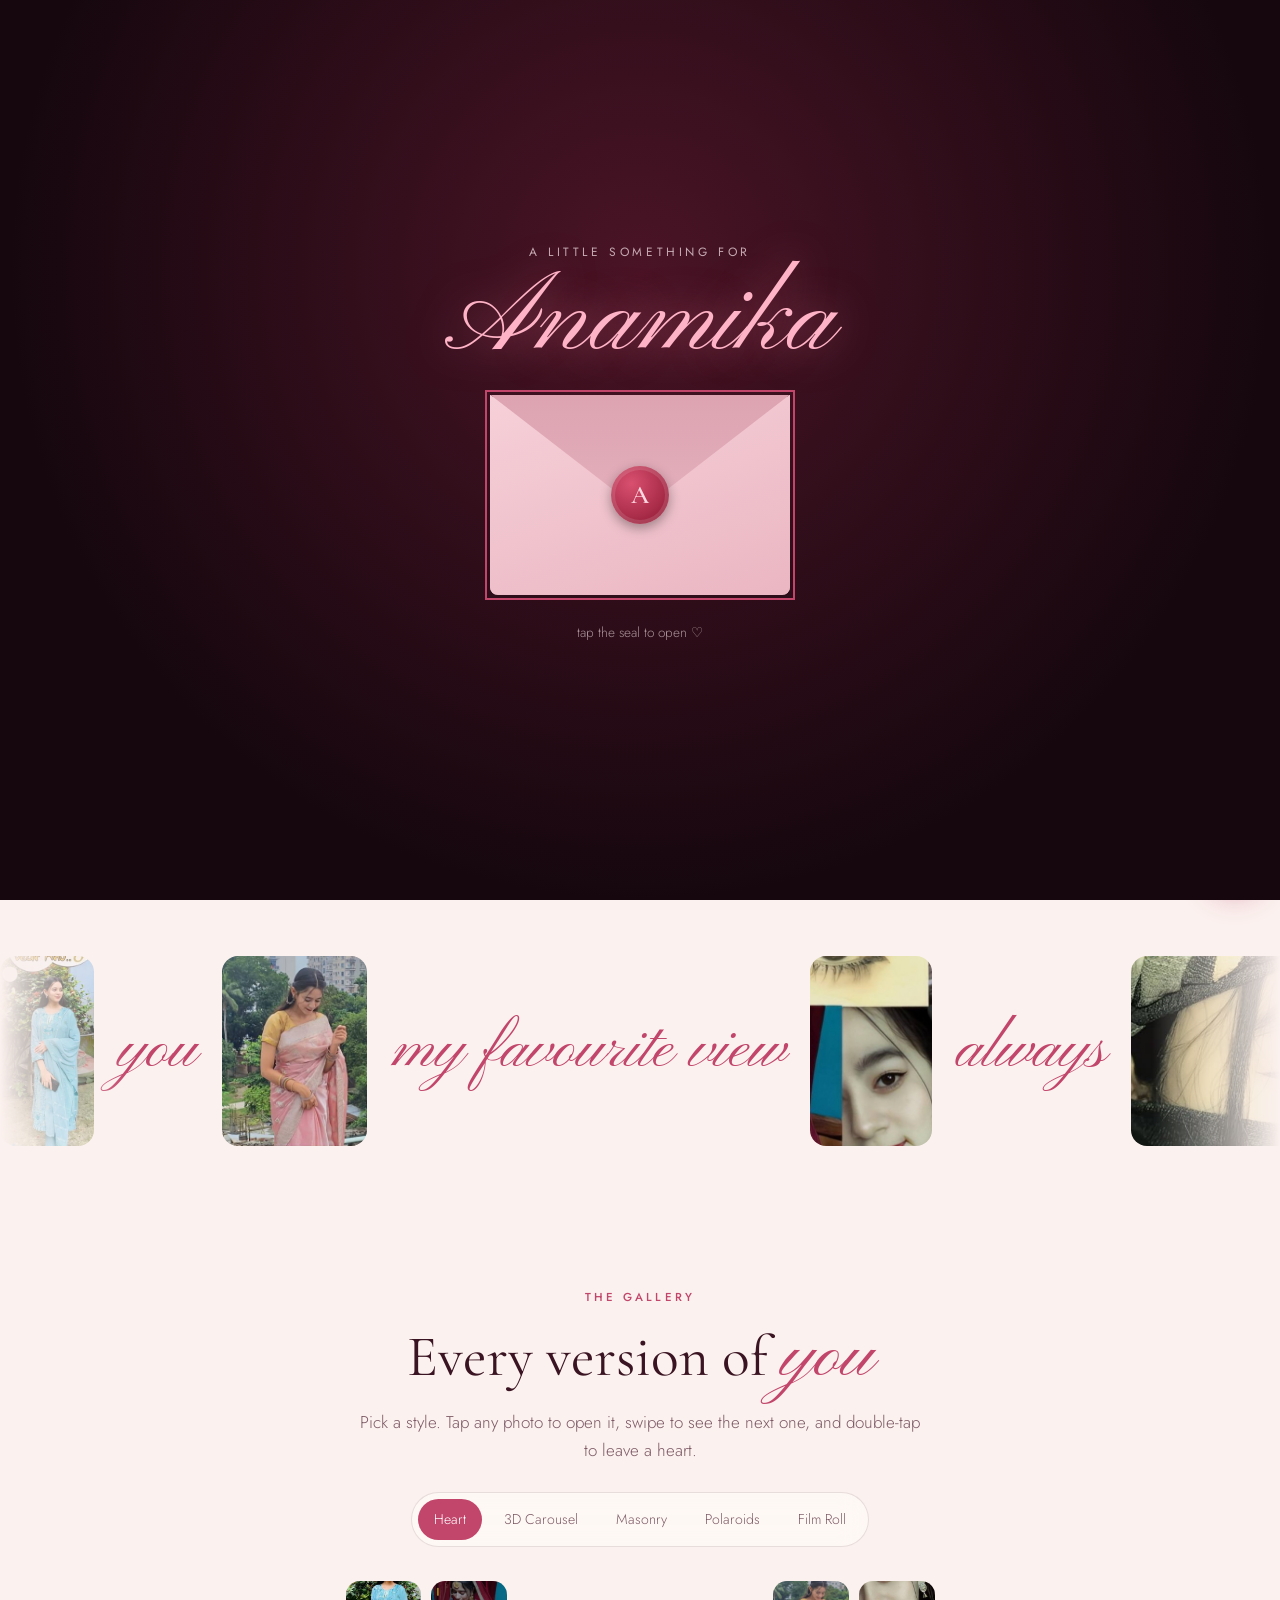
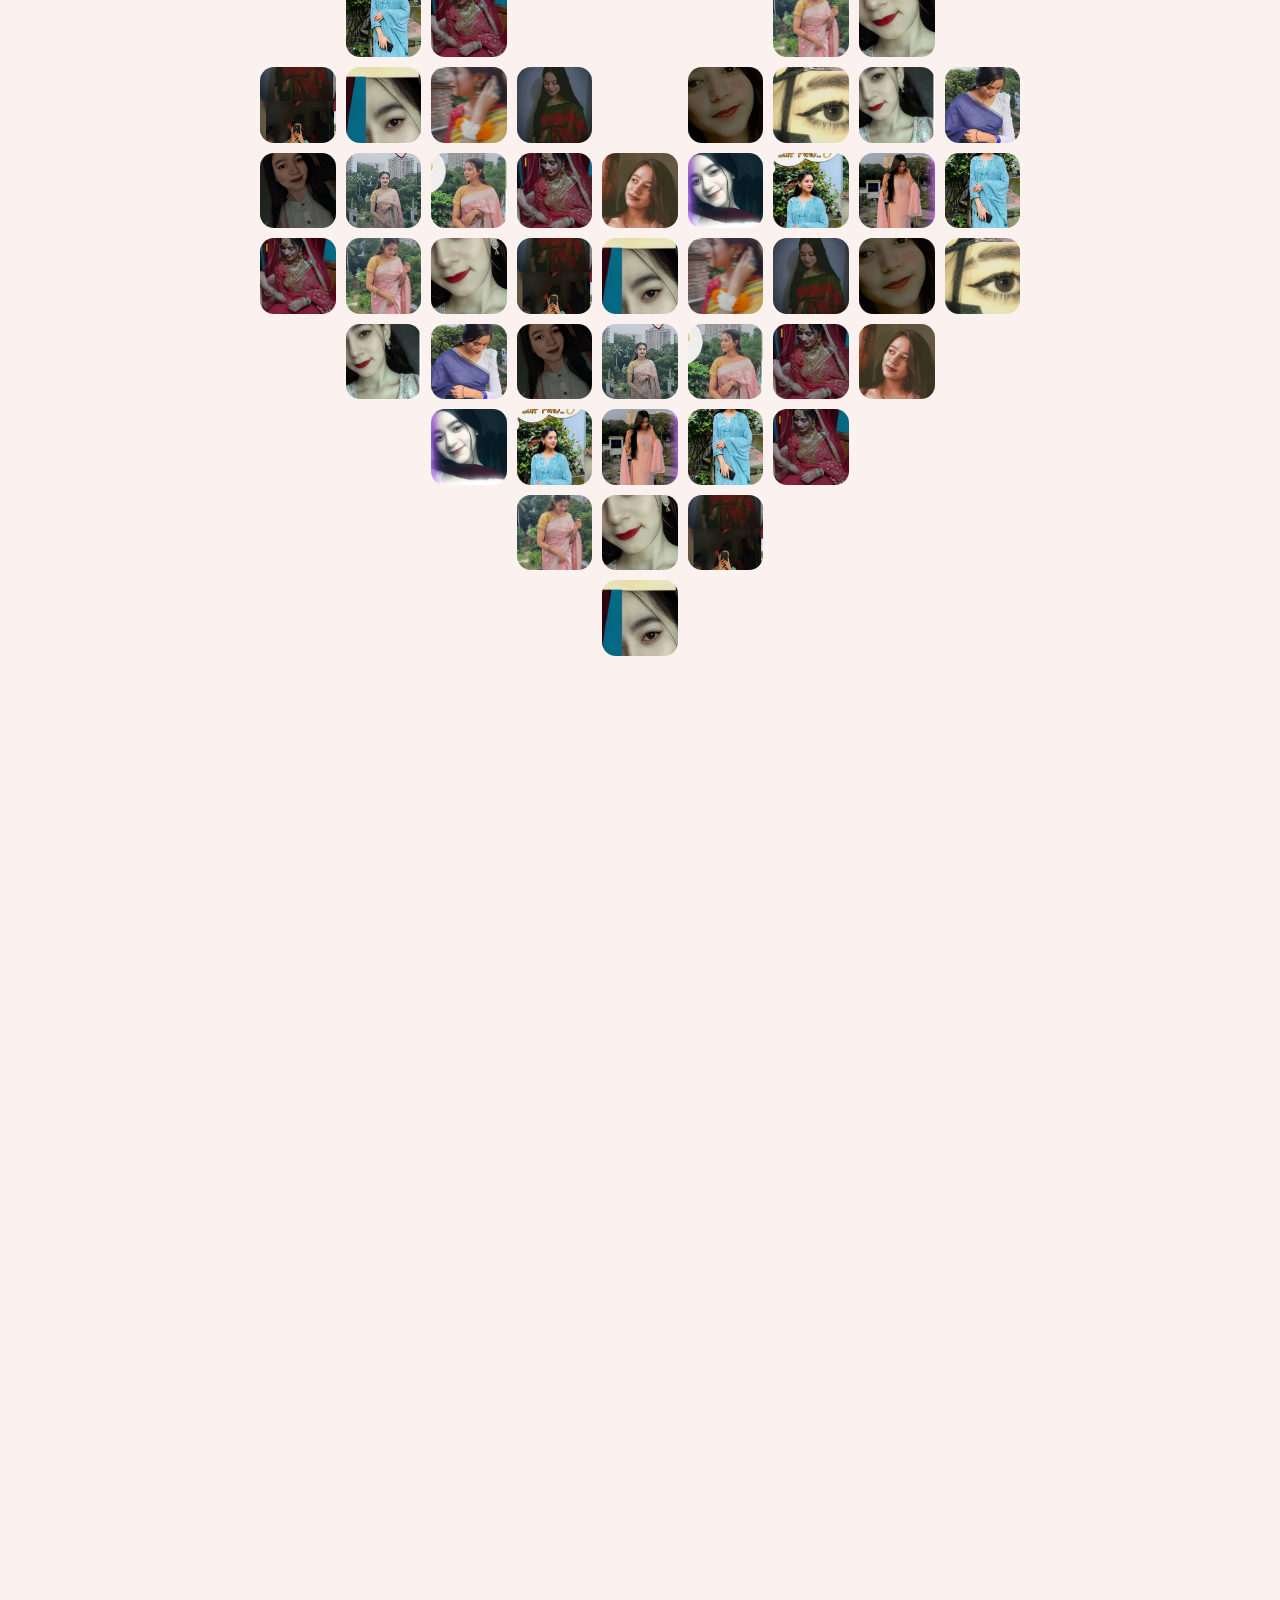
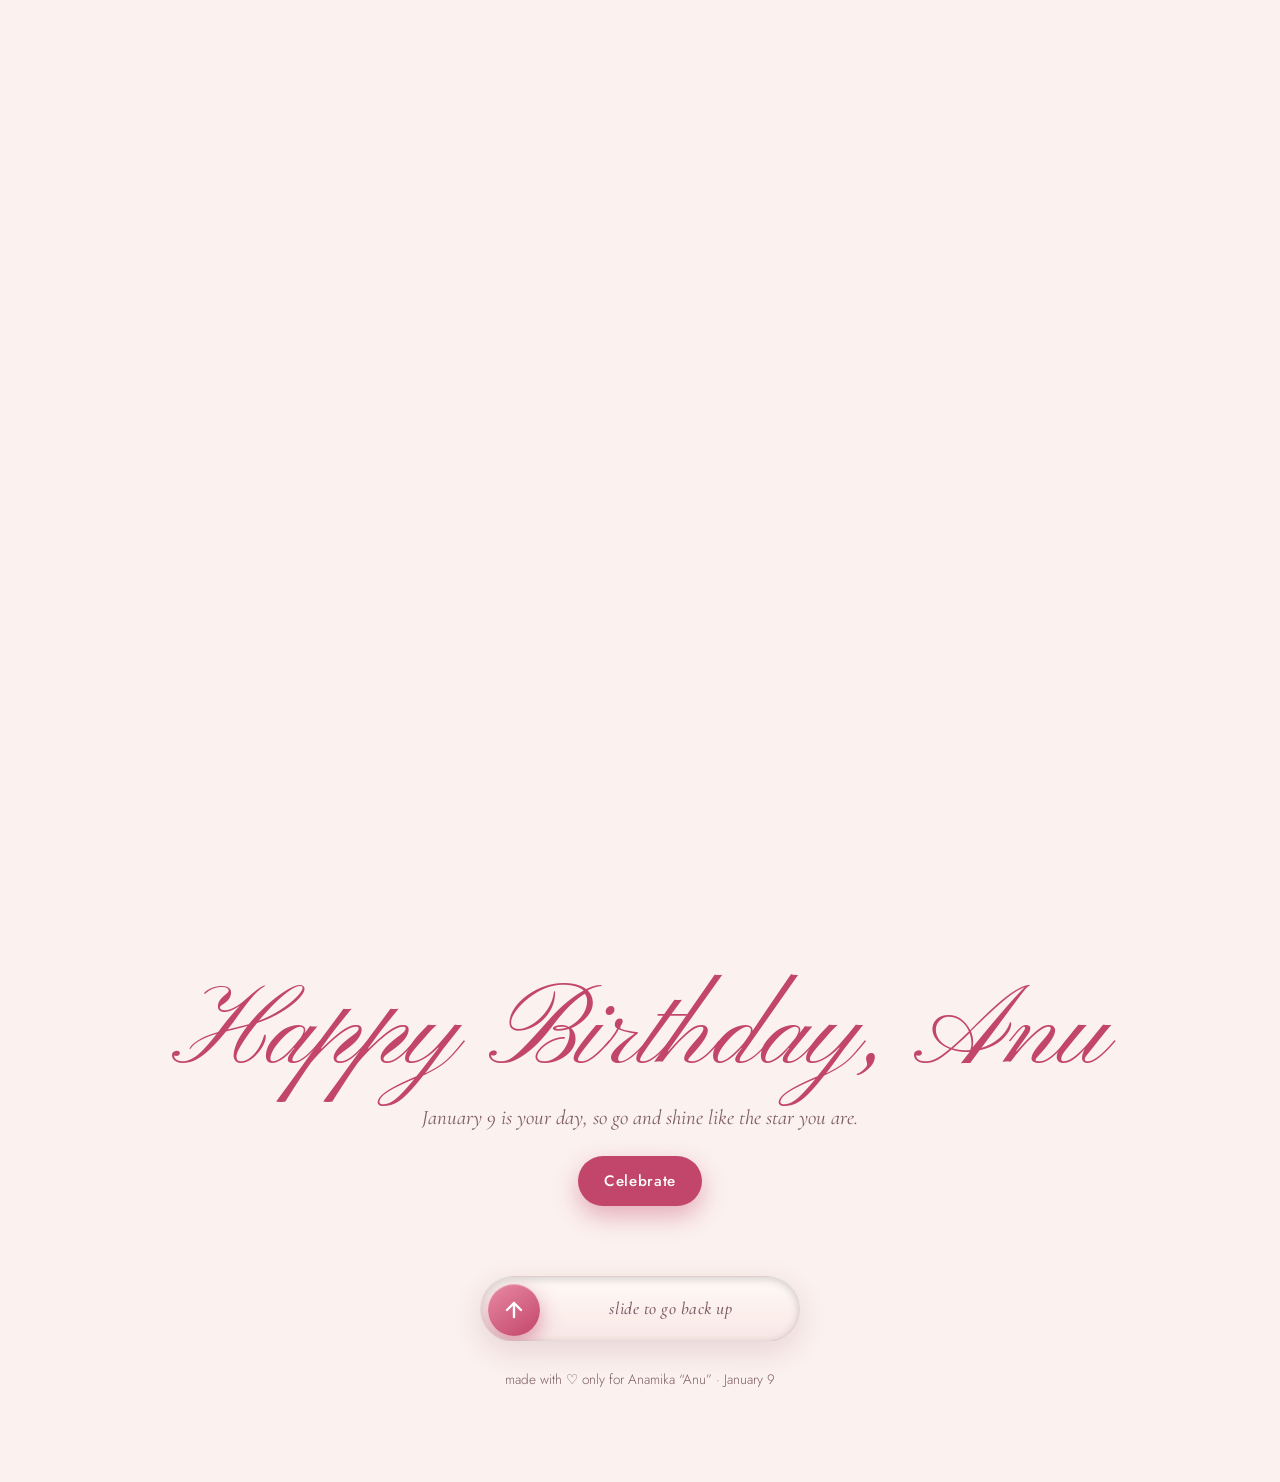
<file: index.html>
<!doctype html><html><head><meta charset=utf8><meta name=viewport content="width=device-width,initial-scale=1,viewport-fit=cover"><style>:root{color-scheme:light;box-sizing:border-box;padding-top:env(safe-area-inset-top,0px);padding-bottom:env(safe-area-inset-bottom,0px)}html{scroll-padding-top:env(safe-area-inset-top,0px)}body{margin:0;padding:0;font:14px -apple-system,BlinkMacSystemFont,sans-serif;background:#fff;color:#000}img{max-width:100%}[hidden]:not([hidden=until-found i]){display:none!important}</style></head><body>
<title>For Anu, With Love</title>
<meta name="theme-color" content="#1c0a12">
<meta name="description" content="A little love gallery made only for Anamika “Anu”.">
<link rel="preconnect" href="https://fonts.googleapis.com">
<link rel="preconnect" href="https://fonts.gstatic.com" crossorigin>
<link href="https://fonts.googleapis.com/css2?family=Cormorant+Garamond:ital,wght@0,400;0,600;1,400;1,500&family=Jost:wght@300;400;500&family=Pinyon+Script&family=Caveat:wght@500&display=swap" rel="stylesheet">
<link rel="preload" as="image" href="img/p11.jpg">
<link rel="stylesheet" href="style.css">
<script>try{var s=JSON.parse(localStorage.getItem("anu-site")||"{}");if(s.favicon){var l=document.createElement("link");l.rel="icon";l.href=s.favicon;document.head.appendChild(l)}}catch(e){}</script>

<!-- ============ ENVELOPE INTRO ============ -->
<div id="gate" role="dialog" aria-label="A letter for Anu">
  <div class="gate-inner">
    <p class="gate-to">a little something for</p>
    <h1 class="script gate-name">Anamika</h1>
    <button class="envelope" id="openGate" aria-label="Open the envelope">
      <span class="env-back"></span>
      <span class="env-card"><span class="script">for you</span></span>
      <span class="env-front"></span>
      <span class="env-flap"></span>
      <span class="seal">A</span>
    </button>
    <p class="gate-hint">tap the seal to open ♡</p>
  </div>
</div>

<canvas id="petals" aria-hidden="true"></canvas>

<!-- ============ NAV ============ -->
<header class="nav" id="nav">
  <a href="#top" class="brand script">Anu</a>
  <nav aria-label="Sections">
    <a href="#gallery">Gallery</a>
    <a href="#reasons">Reasons</a>
    <a href="#lines">Lines</a>
    <a href="#blog">Blog</a>
    <a href="#letter">Letter</a>
  </nav>
  <button class="theme-btn" id="themeBtn" aria-label="Switch light or dark mode">◐</button>
</header>

<main id="top">
  <!-- ============ HERO ============ -->
  <section class="hero" data-section="hero">
    <div class="hero-text">
      <p class="eyebrow">January 9 · my favourite day of the year</p>
      <h1 class="hero-title"><span class="script">Anamika</span><em>“Anu”</em></h1>
      <p class="lede">Every photo in here is a small piece of the most beautiful person I know. This gallery is yours, and so is my heart.</p>
      <div class="hero-cta">
        <a href="#gallery" class="btn">See the gallery</a>
        <button class="btn ghost" id="loveBtn">Send love ♡</button>
      </div>
      <div class="count" aria-live="polite">
        <div><b id="cd">0</b><small>days</small></div>
        <div><b id="ch">0</b><small>hours</small></div>
        <div><b id="cm">0</b><small>min</small></div>
        <div><b id="cs">0</b><small>sec</small></div>
        <p id="cmsg">until your birthday, Anu</p>
      </div>
    </div>
    <div class="hero-stack" id="heroStack" aria-hidden="true">
      <figure class="hs hs1"><img src="img/p11.jpg" alt="" width="240" height="486"><figcaption>my sky ♡</figcaption></figure>
      <figure class="hs hs2"><img src="img/p02.jpg" alt="" width="312" height="408" decoding="async"><figcaption>pink saree days</figcaption></figure>
      <figure class="hs hs3"><img src="img/p07.jpg" alt="" width="252" height="600" decoding="async"><figcaption>that red lipstick</figcaption></figure>
    </div>
  </section>

  <!-- ============ MARQUEE ============ -->
  <div class="marquee" aria-hidden="true" data-section="marquee"><div class="mq-track" id="mq"></div></div>

  <!-- ============ GALLERY ============ -->
  <section id="gallery" class="section" data-section="gallery">
    <p class="eyebrow center">The gallery</p>
    <h2 class="h2">Every version of <span class="script">you</span></h2>
    <p class="sub center">Pick a style. Tap any photo to open it, swipe to see the next one, and double-tap to leave a heart.</p>

    <div class="switch" role="tablist" aria-label="Gallery style" id="switch">
      <button role="tab" data-mode="heart">Heart</button>
      <button role="tab" data-mode="cover">3D Carousel</button>
      <button role="tab" data-mode="masonry">Masonry</button>
      <button role="tab" data-mode="polaroid">Polaroids</button>
      <button role="tab" data-mode="film">Film Roll</button>
    </div>

    <div id="stage" class="stage"></div>
    <div class="cover-nav" id="coverNav" hidden>
      <button class="round" id="cPrev" aria-label="Previous photo">‹</button>
      <span id="cCount">1 / 1</span>
      <button class="round" id="cNext" aria-label="Next photo">›</button>
    </div>
  </section>

  <!-- ============ SPOTLIGHT ============ -->
  <section id="spotlight" class="section" data-section="spotlight" hidden>
    <p class="eyebrow center">Spotlight</p>
    <h2 class="h2">Just <span class="script">you</span></h2>
    <div class="spot" id="spotStage"></div>
    <div class="sp-dots" id="spotDots"></div>
  </section>

  <!-- ============ COLLAGES ============ -->
  <section class="section" data-section="collage">
    <p class="eyebrow center">The originals</p>
    <h2 class="h2">The <span class="script">collages</span></h2>
    <div class="collages" id="collages"></div>
  </section>

  <!-- ============ REASONS ============ -->
  <section id="reasons" class="section" data-section="reasons">
    <p class="eyebrow center">Tap a card to flip it</p>
    <h2 class="h2">Little <span class="script">reasons</span></h2>
    <div class="reasons" id="reasonGrid"></div>
  </section>

  <!-- ============ PICK-UP LINES ============ -->
  <section id="lines" class="section" data-section="lines">
    <div class="lines">
      <p class="eyebrow center">Warning: extremely cheesy</p>
      <h2 class="h2">Lines for <span class="script">Anu</span></h2>
      <p id="line" class="line">Tap the button, Anu ♡</p>
      <button class="btn" id="lineBtn">Give me one</button>
    </div>
  </section>

  <!-- ============ LETTER ============ -->
  <section id="letter" class="section" data-section="letter">
    <article class="letter">
      <span class="stamp" aria-hidden="true"><img src="img/p13.jpg" alt="" width="224" height="276" loading="lazy"></span>
      <p class="script salute">Dear Anu,</p>
      <p>Happy Birthday, Anu! You are not just someone special, you are my partner in fun and my favourite reason to smile. Thank you for every laugh and every sweet memory we share.</p>
      <p>May this year bring you endless happiness, big dreams that come true, lots of chocolate and even more love. Always stay as lovely as you are.</p>
      <p>Every photo above is my favourite, until I see the next one. That's how it always is with you.</p>
      <p class="script sign">Forever yours ♡</p>
    </article>
  </section>

  <!-- ============ BLOG ============ -->
  <section id="blog" class="section" data-section="blog">
    <p class="eyebrow center">Little stories</p>
    <h2 class="h2">From my <span class="script">heart</span></h2>
    <div class="blog-grid" id="blogGrid"></div>
  </section>

  <section class="finale" data-section="finale">
    <h2 class="script">Happy Birthday, Anu</h2>
    <p>January 9 is your day, so go and shine like the star you are.</p>
    <button class="btn" id="partyBtn">Celebrate</button>
  </section>
</main>

<footer>
  <div class="uptrack" id="backtop" data-section="backtop">
    <span class="up-text">slide to go back up</span>
    <button class="up-handle" id="upHandle" type="button" aria-label="Go back to the top of the page"><svg viewBox="0 0 24 24" width="24" height="24" fill="none" stroke="currentColor" stroke-width="2.4" stroke-linecap="round" stroke-linejoin="round" aria-hidden="true"><path d="M12 19V5"/><path d="m5 12 7-7 7 7"/></svg></button>
  </div>
  <div class="socials" id="socials" aria-label="Social links" data-section="socials"></div>
  made with ♡ only for Anamika “Anu” · January 9
</footer>

<!-- ============ BLOG POST VIEWER ============ -->
<div id="post" role="dialog" aria-modal="true" aria-label="Blog post" hidden>
  <article class="post-card">
    <button class="round post-x" id="postClose" aria-label="Close">×</button>
    <img id="postImg" alt="" hidden>
    <small id="postDate"></small>
    <h2 id="postTitle"></h2>
    <div id="postBody"></div>
    <a class="btn" id="postLink" href="#" target="_blank" rel="noopener noreferrer" hidden>Open link ↗</a>
  </article>
</div>

<!-- ============ LIGHTBOX ============ -->
<div id="lb" role="dialog" aria-modal="true" aria-label="Photo viewer" hidden>
  <button class="lb-x round" id="lbClose" aria-label="Close">×</button>
  <button class="lb-arrow prev round" id="lbPrev" aria-label="Previous">‹</button>
  <figure class="lb-fig">
    <img id="lbImg" alt="">
    <figcaption><span id="lbCap"></span><small id="lbNum"></small></figcaption>
  </figure>
  <button class="lb-arrow next round" id="lbNext" aria-label="Next">›</button>
</div>

<!-- ============ LIVE CHAT ============ -->
<div id="chat" data-section="chat" hidden>
  <button class="chat-fab" id="chatFab" aria-label="Chat with me" aria-expanded="false">
    <svg viewBox="0 0 24 24" width="28" height="28" fill="none" stroke="currentColor" stroke-width="2" stroke-linecap="round" stroke-linejoin="round" aria-hidden="true"><path d="M21 12a8 8 0 0 1-11.6 7.1L4 20l1.1-4.4A8 8 0 1 1 21 12z"/></svg><span class="dot" id="chatDot" hidden>1</span>
  </button>
  <section class="chat-panel" id="chatPanel" role="dialog" aria-label="Chat" hidden>
    <div class="chat-head"><div style="flex:1"><b>Chat with me</b><small>Send a message, I will reply here ♡</small></div>
      <button class="chat-x" id="chatClose" aria-label="Close chat">×</button></div>
    <div class="chat-log" id="chatLog" aria-live="polite"></div>
    <div class="msg-menu" id="emoPop" hidden></div>
    <form class="chat-form" id="chatForm">
      <input type="text" id="chatName" placeholder="Your name (optional)" maxlength="40" autocomplete="given-name">
      <div class="chat-row">
        <textarea id="chatText" placeholder="Write a message..." maxlength="1000" rows="1" required></textarea>
        <button class="chat-send" type="submit" aria-label="Send">➤</button></div>
      <p class="chat-note" id="chatNote"></p>
    </form>
  </section>
</div>

<script src="config.js"></script>
<script src="icons.js"></script>
<script src="app.js" defer></script>
<script src="chat.js" defer></script>

</body></html>
</file>
<file: style.css>
/* ============ TOKENS ============ */
:root{
  --bg:#fbf1ee; --bg2:#f6e3e1; --card:#fffaf7; --ink:#3a1422; --soft:#7d5a66;
  --rose:#c2456b; --rose2:#e88aa3; --blush:#f8d7de; --gold:#b98b45; --line:rgba(58,20,34,.12);
  --shadow:0 10px 30px rgba(120,40,70,.14); --shadow2:0 24px 60px rgba(120,40,70,.22);
  --paper:#fffdf9;
  --r:22px;
  --script:"Pinyon Script","Snell Roundhand",cursive;
  --serif:"Cormorant Garamond",Georgia,serif;
  --sans:"Jost",system-ui,-apple-system,"Segoe UI",sans-serif;
  --hand:"Caveat","Bradley Hand",cursive;
  color-scheme:light;
}
@media (prefers-color-scheme:dark){:root:not([data-theme="light"]){
  --bg:#16070e; --bg2:#220c16; --card:#2a0f1b; --ink:#fbe9ee; --soft:#d6a9b6;
  --rose:#ff7fa2; --rose2:#ffb3c6; --blush:#4a1a2b; --gold:#e6c27e; --line:rgba(255,220,230,.12);
  --shadow:0 10px 30px rgba(0,0,0,.45); --shadow2:0 24px 60px rgba(0,0,0,.6); --paper:#fff8f4; color-scheme:dark}}
:root[data-theme="dark"]{
  --bg:#16070e; --bg2:#220c16; --card:#2a0f1b; --ink:#fbe9ee; --soft:#d6a9b6;
  --rose:#ff7fa2; --rose2:#ffb3c6; --blush:#4a1a2b; --gold:#e6c27e; --line:rgba(255,220,230,.12);
  --shadow:0 10px 30px rgba(0,0,0,.45); --shadow2:0 24px 60px rgba(0,0,0,.6); --paper:#fff8f4; color-scheme:dark}

/* ============ BASE ============ */
*,*::before,*::after{box-sizing:border-box}
html{scroll-behavior:smooth;-webkit-text-size-adjust:100%;scroll-padding-top:80px}
body{margin:0;background:var(--bg);color:var(--ink);font:300 17px/1.65 var(--sans);overflow-x:hidden;
  -webkit-tap-highlight-color:transparent;min-height:100vh;
  background-image:radial-gradient(1200px 600px at 85% -10%,color-mix(in srgb,var(--rose) 18%,transparent),transparent 70%),
                   radial-gradient(900px 500px at -10% 40%,color-mix(in srgb,var(--gold) 12%,transparent),transparent 70%);
  background-attachment:fixed}
body.locked{overflow:hidden}
img{max-width:100%;display:block}
button{font:inherit;color:inherit;cursor:pointer}
a{color:inherit}
.script{font-family:var(--script);font-weight:400;letter-spacing:0}
.center{text-align:center}
.eyebrow{font:500 .72rem/1 var(--sans);letter-spacing:.28em;text-transform:uppercase;color:var(--rose);margin:0 0 14px}
.h2{font:400 clamp(2.2rem,6vw,3.6rem)/1.05 var(--serif);text-align:center;margin:0 0 12px}
.h2 .script{color:var(--rose);font-size:1.3em}
.sub{color:var(--soft);max-width:560px;margin:0 auto 28px}
.section{max-width:1200px;margin:0 auto;padding:clamp(64px,10vw,120px) 16px 0;content-visibility:auto;contain-intrinsic-size:auto 900px}
#gallery{content-visibility:visible}

.btn{display:inline-flex;align-items:center;gap:8px;border:0;border-radius:999px;padding:14px 26px;
  background:var(--rose);color:#fff;font:500 .95rem var(--sans);letter-spacing:.04em;text-decoration:none;
  box-shadow:0 10px 24px color-mix(in srgb,var(--rose) 40%,transparent);transition:transform .25s,box-shadow .25s}
.btn:hover{transform:translateY(-2px)} .btn:active{transform:scale(.96)}
.btn.ghost{background:transparent;color:var(--ink);border:1px solid var(--line);box-shadow:none}
.round{width:46px;height:46px;border-radius:50%;border:1px solid var(--line);background:color-mix(in srgb,var(--card) 80%,transparent);
  backdrop-filter:blur(10px);-webkit-backdrop-filter:blur(10px);display:grid;place-items:center;font-size:1.5rem;line-height:1}
:focus-visible{outline:2px solid var(--rose);outline-offset:3px}

/* ============ GATE ============ */
#gate{position:fixed;inset:0;z-index:100;display:grid;place-items:center;background:
  radial-gradient(circle at 50% 30%,#4a1426,#16070e 70%);color:#fbe9ee;transition:opacity .9s ease,visibility .9s}
#gate.gone{opacity:0;visibility:hidden}
.gate-inner{text-align:center;padding:24px}
.gate-to{font:400 .75rem var(--sans);letter-spacing:.3em;text-transform:uppercase;opacity:.7;margin:0}
.gate-name{font-size:clamp(4rem,18vw,7rem);margin:0 0 10px;line-height:1.1;color:#ffb3c6;text-shadow:0 0 40px rgba(255,127,162,.5)}
.gate-hint{opacity:.6;font-size:.85rem;margin-top:26px;animation:breathe 2.4s ease-in-out infinite}
.envelope{position:relative;width:min(300px,78vw);aspect-ratio:3/2;border:0;background:none;padding:0;perspective:900px;display:block;margin:0 auto}
.env-back,.env-front,.env-flap,.env-card{position:absolute;inset:0}
.env-back{background:#e9b9c4;border-radius:8px}
.env-card{inset:8% 7% 10%;background:#fffaf5;border-radius:6px;display:grid;place-items:center;color:#c2456b;font-size:2rem;
  transition:transform .8s cubic-bezier(.2,.8,.2,1) .35s;z-index:1}
.env-front{background:linear-gradient(160deg,#f6d0d8,#eab6c2);clip-path:polygon(0 0,50% 56%,100% 0,100% 100%,0 100%);
  border-radius:0 0 8px 8px;z-index:2;filter:drop-shadow(0 -2px 3px rgba(0,0,0,.08))}
.env-flap{background:linear-gradient(to bottom,#dda3b1,#e9b9c4);clip-path:polygon(0 0,100% 0,50% 58%);transform-origin:top;
  transition:transform .6s ease;z-index:3}
.seal{position:absolute;left:50%;top:50%;width:58px;height:58px;margin:-29px 0 0 -29px;border-radius:50%;z-index:4;
  background:radial-gradient(circle at 35% 30%,#d9506f,#8a1530);color:#ffd9e2;font:600 1.6rem/58px var(--serif);
  box-shadow:0 4px 12px rgba(0,0,0,.35),inset 0 0 0 4px rgba(255,255,255,.12);animation:beat 1.6s ease-in-out infinite;transition:opacity .3s}
.envelope.open .env-flap{transform:rotateX(180deg);z-index:0}
.envelope.open .env-card{transform:translateY(-55%)}
.envelope.open .seal{opacity:0}

/* ============ PETALS ============ */
#petals{position:fixed;inset:0;width:100%;height:100%;pointer-events:none;z-index:1}

/* ============ NAV ============ */
.nav{position:fixed;top:max(10px,env(safe-area-inset-top));left:50%;transform:translateX(-50%);z-index:20;
  width:min(760px,calc(100% - 24px));display:flex;align-items:center;justify-content:space-between;gap:10px;
  padding:8px 10px 8px 20px;border-radius:999px;border:1px solid var(--line);
  background:color-mix(in srgb,var(--card) 70%,transparent);backdrop-filter:blur(16px) saturate(1.4);-webkit-backdrop-filter:blur(16px) saturate(1.4);
  box-shadow:var(--shadow)}
.brand{font-size:1.9rem;text-decoration:none;color:var(--rose);line-height:1}
.nav nav{display:flex;gap:4px;overflow-x:auto;scrollbar-width:none}
.nav nav a{text-decoration:none;font-size:.85rem;padding:8px 12px;border-radius:999px;white-space:nowrap;color:var(--soft)}
.nav nav a:hover{background:var(--blush);color:var(--ink)}
.theme-btn{width:38px;height:38px;border-radius:50%;border:1px solid var(--line);background:none;flex:none}
@media(max-width:560px){.nav nav a{padding:8px 7px;font-size:.78rem}.brand{font-size:1.6rem}.nav{padding-left:14px}}
@media(max-width:380px){.nav nav a:nth-child(3){display:none}}

/* ============ HERO ============ */
.hero{position:relative;z-index:2;max-width:1200px;margin:0 auto;min-height:100svh;display:grid;grid-template-columns:1.05fr 1fr;
  align-items:center;gap:40px;padding:110px 24px 40px}
.hero-title{font:400 clamp(1.6rem,4vw,2.4rem)/1 var(--serif);margin:0 0 20px;display:flex;flex-direction:column}
.hero-title .script{font-size:clamp(4.6rem,13vw,9rem);line-height:1;color:var(--rose);margin-left:-.05em;
  background:linear-gradient(100deg,var(--rose),var(--gold),var(--rose2),var(--rose));background-size:300% 100%;
  -webkit-background-clip:text;background-clip:text;color:transparent;animation:shimmer 8s linear infinite;padding:0 .1em .1em 0}
.hero-title em{font-style:italic;color:var(--soft);margin:-.1em 0 0 .3em}
.lede{font:400 clamp(1.15rem,2.2vw,1.35rem)/1.55 var(--serif);color:var(--soft);max-width:480px;margin:0 0 28px}
.hero-cta{display:flex;flex-wrap:wrap;gap:12px;margin-bottom:34px}
.count{display:grid;grid-template-columns:repeat(4,1fr);gap:6px;max-width:420px;padding:16px 10px;border-radius:var(--r);
  border:1px solid var(--line);background:color-mix(in srgb,var(--card) 70%,transparent);text-align:center}
.count b{display:block;font:500 clamp(1.5rem,4vw,2rem)/1.1 var(--serif);color:var(--rose);font-variant-numeric:tabular-nums}
.count small{font-size:.7rem;letter-spacing:.18em;text-transform:uppercase;color:var(--soft)}
.count p{grid-column:1/-1;margin:6px 0 0;font:italic 400 1.05rem var(--serif);color:var(--soft)}

.hero-stack{position:relative;height:min(78vh,640px);perspective:1200px}
.hs{position:absolute;margin:0;padding:10px 10px 44px;background:var(--paper);border-radius:4px;box-shadow:var(--shadow2);
  transition:transform .8s cubic-bezier(.2,.8,.2,1);will-change:transform}
.hs img{width:100%;height:100%;object-fit:cover;border-radius:2px}
.hs figcaption{position:absolute;left:0;right:0;bottom:8px;text-align:center;font:500 1.35rem var(--hand);color:#6b2a3c}
.hs1{width:46%;height:76%;left:27%;top:6%;z-index:3;transform:rotate(-2deg)}
.hs2{width:40%;height:56%;left:0;top:30%;z-index:2;transform:rotate(-10deg)}
.hs3{width:36%;height:62%;right:0;top:20%;z-index:1;transform:rotate(9deg)}
.hero-stack:hover .hs2{transform:rotate(-14deg) translateX(-14px)}
.hero-stack:hover .hs3{transform:rotate(13deg) translateX(14px)}
@media(max-width:860px){
  .hero{grid-template-columns:1fr;text-align:center;padding-top:96px;gap:10px;min-height:auto}
  .hero-text{order:2}.hero-stack{order:1;height:min(62vh,460px);width:min(420px,100%);margin:0 auto}
  .lede,.count{margin-left:auto;margin-right:auto}.hero-cta{justify-content:center}
  .hero-title{align-items:center}.hero-title em{margin-left:0}
}

/* ============ MARQUEE ============ */
.marquee{position:relative;z-index:2;overflow:hidden;padding:26px 0;margin-top:30px;
  mask-image:linear-gradient(90deg,transparent,#000 10%,#000 90%,transparent);-webkit-mask-image:linear-gradient(90deg,transparent,#000 10%,#000 90%,transparent)}
.mq-track{display:flex;gap:14px;width:max-content;animation:mq 60s linear infinite}
.mq-track img{height:clamp(120px,18vw,190px);width:auto;border-radius:16px;object-fit:cover}
.mq-track span{font:400 clamp(2.4rem,6vw,4rem)/1 var(--script);color:var(--rose);align-self:center;padding:0 10px;white-space:nowrap}

/* ============ SWITCHER ============ */
.switch{position:sticky;top:max(72px,calc(env(safe-area-inset-top) + 64px));z-index:10;display:flex;gap:6px;
  margin:0 auto 34px;width:max-content;max-width:100%;overflow-x:auto;scrollbar-width:none;padding:6px;border-radius:999px;
  border:1px solid var(--line);background:color-mix(in srgb,var(--card) 80%,transparent);backdrop-filter:blur(14px);-webkit-backdrop-filter:blur(14px);
  scroll-snap-type:x mandatory}
.switch::-webkit-scrollbar{display:none}
.switch button{flex:none;border:0;background:none;padding:9px 16px;border-radius:999px;font-size:.88rem;color:var(--soft);scroll-snap-align:center;transition:background .3s,color .3s}
.switch button[aria-selected="true"]{background:var(--rose);color:#fff}

.stage{position:relative;z-index:2;min-height:300px}
.stage.swap{animation:fadeUp .6s ease both}
.tile{position:relative;display:block;margin:0;cursor:zoom-in;overflow:hidden;border-radius:var(--r);background:var(--blush)}
.tile img{width:100%;height:100%;object-fit:cover;transition:transform .9s cubic-bezier(.2,.8,.2,1),filter .5s}
.tile:hover img{transform:scale(1.06)}
.tile .cap{position:absolute;inset:auto 0 0;padding:40px 16px 14px;color:#fff;font:italic 500 1.1rem var(--serif);
  background:linear-gradient(transparent,rgba(30,5,15,.7));opacity:0;transform:translateY(8px);transition:.4s}
.tile:hover .cap,.tile:focus-visible .cap{opacity:1;transform:none}
@media(hover:none){.tile .cap{opacity:1;transform:none;font-size:.95rem;padding:30px 12px 10px}}
.reveal{opacity:0;transform:translateY(30px) scale(.98);transition:opacity .9s ease,transform .9s cubic-bezier(.2,.8,.2,1)}
.reveal.in{opacity:1;transform:none}

/* masonry */
.m-masonry{columns:4 240px;column-gap:16px}
.m-masonry .tile{break-inside:avoid;margin-bottom:16px}
@media(max-width:600px){.m-masonry{columns:2;column-gap:10px}.m-masonry .tile{margin-bottom:10px;border-radius:16px}}

/* polaroid */
.m-polaroid{display:grid;grid-template-columns:repeat(auto-fill,minmax(210px,1fr));gap:34px 26px;padding:10px 6px 30px}
.m-polaroid .tile{background:var(--paper);padding:12px 12px 56px;border-radius:3px;box-shadow:var(--shadow);overflow:visible;
  transform:rotate(var(--rot,0deg));transition:transform .5s cubic-bezier(.2,.8,.2,1),box-shadow .4s}
.m-polaroid .tile img{aspect-ratio:4/5;height:auto;border-radius:1px}
.m-polaroid .tile:hover{transform:rotate(0) scale(1.05);z-index:3;box-shadow:var(--shadow2)}
.m-polaroid .tile:hover img{transform:none}
.m-polaroid .tile{padding-bottom:62px}
.m-polaroid .cap{opacity:1;transform:none;background:none;color:#6b2a3c;font:500 1.25rem/1.05 var(--hand);padding:0 10px;bottom:10px;
  height:46px;display:flex;align-items:center;justify-content:center;text-align:center}
.m-polaroid .tile::before{content:"";position:absolute;top:-12px;left:50%;width:84px;height:26px;margin-left:-42px;z-index:2;
  background:color-mix(in srgb,var(--rose2) 55%,rgba(255,255,255,.4));transform:rotate(var(--tape,-3deg));opacity:.85}
@media(max-width:600px){.m-polaroid{grid-template-columns:repeat(2,1fr);gap:26px 14px}.m-polaroid .tile{padding:7px 7px 40px}
  .m-polaroid .tile{padding-bottom:48px}.m-polaroid .cap{font-size:1rem;bottom:4px;height:40px;padding:0 4px}.m-polaroid .tile::before{width:56px;margin-left:-28px;height:18px}}

/* 3D carousel: driven by JS every frame (no CSS transitions), sized from one variable so it scales on every screen */
.m-cover{--cw:clamp(190px,23vw,320px);position:relative;height:calc(var(--cw) * 1.62);perspective:1100px;perspective-origin:50% 45%;
  display:block;touch-action:pan-y;user-select:none;-webkit-user-select:none;overflow:hidden;cursor:grab}
.m-cover:active{cursor:grabbing}
@media(max-width:700px){.m-cover{--cw:min(62vw,270px);perspective:900px}}
.m-cover .tile{position:absolute;left:50%;top:50%;width:var(--cw);aspect-ratio:3/4;margin:calc(var(--cw) * -.667) 0 0 calc(var(--cw) * -.5);
  cursor:pointer;will-change:transform,opacity;backface-visibility:hidden;-webkit-backface-visibility:hidden;
  box-shadow:0 10px 24px rgba(60,10,30,.32)}
.m-cover .tile img{pointer-events:none;-webkit-user-drag:none;transition:none;transform:none}
.m-cover .tile:hover img{transform:none}
.m-cover .tile .cap{opacity:0;transition:opacity .35s}
.m-cover .tile.active .cap{opacity:1;transform:none}
.cover-nav{display:flex;align-items:center;justify-content:center;gap:20px;margin-top:8px;color:var(--soft);font:italic 1.1rem var(--serif);position:relative;z-index:3}
.cover-nav[hidden]{display:none}

/* film */
.m-film{display:flex;gap:0;overflow-x:auto;scroll-snap-type:x mandatory;padding:34px 0;background:#120509;border-radius:14px;
  scrollbar-width:thin;scrollbar-color:var(--rose) transparent;position:relative;
  background-image:linear-gradient(#f3e6e9,#f3e6e9),linear-gradient(#f3e6e9,#f3e6e9);
  background-image:repeating-linear-gradient(90deg,transparent 0 10px,rgba(255,235,240,.55) 10px 24px,transparent 24px 34px),
                   repeating-linear-gradient(90deg,transparent 0 10px,rgba(255,235,240,.55) 10px 24px,transparent 24px 34px);
  background-size:100% 10px;background-repeat:no-repeat;background-position:0 12px,0 calc(100% - 12px);
  box-shadow:var(--shadow2)}
.m-film .tile{flex:none;height:min(56vh,440px);width:auto;aspect-ratio:var(--ar);margin:0 8px;border-radius:4px;scroll-snap-align:center;
  filter:sepia(.25) saturate(1.1) contrast(1.05);transition:filter .5s}
.m-film .tile:hover{filter:none}
.m-film .tile:first-child{margin-left:24px}.m-film .tile:last-child{margin-right:24px}
.m-film .cap{font:400 .75rem var(--sans);letter-spacing:.2em;text-transform:uppercase}
@media(max-width:600px){.m-film .tile{height:46vh}}

/* heart */
.m-heart{display:grid;grid-template-columns:repeat(9,1fr);gap:clamp(4px,1vw,10px);width:min(760px,100%);margin:0 auto;
  animation:beat 2.4s ease-in-out infinite}
.m-heart .tile{aspect-ratio:1;border-radius:clamp(6px,1.4vw,14px)}
.m-heart .blank{aspect-ratio:1}
.m-heart .cap{display:none}

/* ============ COLLAGES ============ */
.collages{display:grid;grid-template-columns:repeat(auto-fit,minmax(min(260px,100%),1fr));gap:18px;position:relative;z-index:2}
.collages .tile{aspect-ratio:9/14}
.collages .tile img{object-position:top}

/* ============ REASONS ============ */
.reasons{display:grid;grid-template-columns:repeat(auto-fill,minmax(min(260px,100%),1fr));gap:18px;position:relative;z-index:2}
.flip{perspective:1000px;aspect-ratio:4/5;border:0;background:none;padding:0;text-align:center}
.flip-in{position:relative;width:100%;height:100%;transition:transform .8s cubic-bezier(.2,.8,.2,1);transform-style:preserve-3d}
.flip.on .flip-in{transform:rotateY(180deg)}
.face{position:absolute;inset:0;backface-visibility:hidden;-webkit-backface-visibility:hidden;border-radius:var(--r);overflow:hidden;box-shadow:var(--shadow)}
.face img{width:100%;height:100%;object-fit:cover}
.face.front::after{content:"";position:absolute;inset:0;background:linear-gradient(transparent 40%,rgba(30,5,15,.8))}
.face.front h3{position:absolute;inset:auto 16px 18px;margin:0;color:#fff;font:400 1.7rem/1.1 var(--serif);z-index:1}
.face.front h3 small{display:block;font:400 .7rem var(--sans);letter-spacing:.24em;text-transform:uppercase;opacity:.75;margin-bottom:6px}
.face.back{transform:rotateY(180deg);background:linear-gradient(150deg,var(--blush),var(--card));display:flex;flex-direction:column;justify-content:center;padding:26px;border:1px solid var(--line)}
.face.back .num{font:400 4rem/1 var(--script);color:var(--rose)}
.face.back p{font:italic 400 1.3rem/1.45 var(--serif);margin:10px 0 0}

/* ============ LINES ============ */
.lines{position:relative;z-index:2;text-align:center;padding:clamp(40px,7vw,70px) 20px;border-radius:32px;
  background:linear-gradient(140deg,color-mix(in srgb,var(--rose) 16%,var(--card)),var(--card));border:1px solid var(--line);max-width:860px;margin:0 auto}
.line{font:italic 400 clamp(1.4rem,3.4vw,2rem)/1.35 var(--serif);min-height:4.2em;display:grid;place-items:center;margin:10px auto 22px;max-width:620px}
.line.pop{animation:fadeUp .6s ease}

/* ============ LETTER ============ */
.letter{position:relative;z-index:2;max-width:720px;margin:0 auto;padding:clamp(34px,6vw,64px) clamp(22px,6vw,64px);
  background:var(--paper);color:#4a1a2a;border-radius:6px;box-shadow:var(--shadow2);
  background-image:repeating-linear-gradient(transparent 0 37px,rgba(194,69,107,.12) 37px 38px);
  font:400 clamp(1.15rem,2.4vw,1.35rem)/38px var(--serif)}
.letter p{margin:0 0 38px}
.letter .salute{font-size:2.6rem;color:#c2456b;margin-bottom:20px}
.letter .sign{font-size:2.4rem;color:#c2456b;text-align:right;margin:0}
.stamp{float:right;width:96px;margin:-10px -10px 14px 18px;padding:6px;background:#fff;transform:rotate(6deg);
  box-shadow:0 4px 14px rgba(0,0,0,.2);border:2px dashed #e8b4c0}
.stamp img{width:100%;height:auto;aspect-ratio:4/5;object-fit:cover}

/* ============ FINALE ============ */
.finale{position:relative;z-index:2;text-align:center;padding:clamp(80px,12vw,140px) 20px 40px}
.finale h2{font-size:clamp(3.4rem,11vw,7rem);margin:0;color:var(--rose);line-height:1.1}
.finale p{font:italic 400 1.3rem var(--serif);color:var(--soft);margin:6px 0 26px}
footer{position:relative;z-index:2;text-align:center;color:var(--soft);font-size:.85rem;padding:30px 16px calc(30px + env(safe-area-inset-bottom))}

/* ============ LIGHTBOX ============ */
#lb{position:fixed;inset:0;z-index:60;display:grid;place-items:center;background:rgba(15,3,8,.94);
  backdrop-filter:blur(8px);-webkit-backdrop-filter:blur(8px);animation:fade .3s;touch-action:none}
#lb[hidden]{display:none}
.lb-fig{margin:0;max-width:min(92vw,900px);text-align:center;color:#fbe9ee}
.lb-fig img{max-width:100%;max-height:80svh;margin:0 auto;border-radius:10px;box-shadow:0 20px 70px rgba(0,0,0,.6);transition:transform .35s,opacity .35s}
.lb-fig figcaption{margin-top:14px;font:italic 400 1.3rem var(--serif);display:flex;flex-direction:column;gap:2px}
.lb-fig small{font:400 .72rem var(--sans);letter-spacing:.2em;opacity:.6}
.lb-x{position:absolute;top:max(14px,env(safe-area-inset-top));right:14px;color:#fff;background:rgba(255,255,255,.1);border-color:rgba(255,255,255,.2)}
.lb-arrow{position:absolute;top:50%;transform:translateY(-50%);color:#fff;background:rgba(255,255,255,.1);border-color:rgba(255,255,255,.2)}
.lb-arrow.prev{left:14px}.lb-arrow.next{right:14px}
@media(max-width:600px){.lb-arrow{top:auto;bottom:calc(20px + env(safe-area-inset-bottom));transform:none}.lb-arrow.prev{left:calc(50% - 60px)}.lb-arrow.next{right:calc(50% - 60px)}}

/* ============ FX ============ */
.burst{position:fixed;pointer-events:none;z-index:70;font-size:1.3rem;color:var(--rose);animation:burst .9s ease-out forwards}
.bigheart{position:fixed;pointer-events:none;z-index:70;font-size:6rem;color:#ff5c8a;animation:bigheart .9s ease-out forwards;text-shadow:0 0 30px rgba(255,92,138,.6)}
.confetti{position:fixed;top:-40px;z-index:70;pointer-events:none;font-size:1.5rem;animation:fall linear forwards}

@keyframes shimmer{to{background-position:-300% 0}}
@keyframes beat{0%,100%{transform:scale(1)}15%{transform:scale(1.04)}30%{transform:scale(1)}45%{transform:scale(1.03)}}
@keyframes breathe{50%{opacity:.25}}
@keyframes mq{to{transform:translateX(-50%)}}
@keyframes fadeUp{from{opacity:0;transform:translateY(16px)}}
@keyframes fade{from{opacity:0}}
@keyframes burst{0%{opacity:1;transform:translate(-50%,-50%) scale(.4)}100%{opacity:0;transform:translate(calc(-50% + var(--x)),calc(-50% + var(--y))) scale(1.2)}}
@keyframes bigheart{0%{opacity:0;transform:translate(-50%,-50%) scale(.2)}30%{opacity:1;transform:translate(-50%,-50%) scale(1.15)}100%{opacity:0;transform:translate(-50%,-80%) scale(1)}}
@keyframes fall{to{transform:translateY(110vh) rotate(540deg)}}

@media (prefers-reduced-motion:reduce){
  *,*::before,*::after{animation-duration:.01ms!important;animation-iteration-count:1!important;transition-duration:.01ms!important;scroll-behavior:auto!important}
  .reveal{opacity:1;transform:none}
}

/* ============ BLOG + SOCIAL (admin-managed) ============ */
.blog-grid{display:grid;grid-template-columns:repeat(auto-fill,minmax(260px,1fr));gap:20px;margin-top:28px}
.bcard{background:var(--card);border:1px solid var(--line);border-radius:var(--r);overflow:hidden;cursor:pointer;
  box-shadow:var(--shadow);transition:transform .3s,box-shadow .3s;display:flex;flex-direction:column}
.bcard:hover{transform:translateY(-4px);box-shadow:var(--shadow2)}
.bcard img,.bph{width:100%;aspect-ratio:16/10;object-fit:cover;background:var(--blush)}
.bph{display:grid;place-items:center;font-size:3rem;color:var(--rose)}
.bbody{padding:16px 18px 20px}
.bbody small{color:var(--rose);letter-spacing:.12em;text-transform:uppercase;font-size:.7rem}
.bbody h3{font:600 1.5rem/1.15 var(--serif);margin:6px 0}
.bbody p{margin:0;color:var(--soft);font-size:.95rem}
#post{position:fixed;inset:0;z-index:90;background:rgba(20,6,12,.7);backdrop-filter:blur(8px);-webkit-backdrop-filter:blur(8px);
  display:grid;place-items:center;padding:16px;overflow-y:auto}
#post[hidden]{display:none}
.post-card{position:relative;background:var(--card);color:var(--ink);border-radius:var(--r);max-width:680px;width:100%;
  max-height:92vh;overflow-y:auto;padding:0 0 28px;box-shadow:var(--shadow2)}
.post-card>*:not(img){margin-left:24px;margin-right:24px}
.post-card img{width:100%;max-height:340px;object-fit:cover;border-radius:var(--r) var(--r) 0 0;margin-bottom:18px}
.post-card small{color:var(--rose);letter-spacing:.12em;text-transform:uppercase;font-size:.72rem;display:block;margin-top:24px}
.post-card img:not([hidden])+small{margin-top:0}
.post-card h2{font:600 clamp(1.8rem,5vw,2.6rem)/1.1 var(--serif);margin:6px 24px 14px}
#postBody p{margin:0 0 14px;white-space:pre-line}
.post-x{position:sticky;top:12px;float:right;margin:12px 12px 0 0!important;z-index:2;background:var(--card)}
.socials{display:flex;flex-wrap:wrap;justify-content:center;gap:10px;margin:0 auto 18px;max-width:760px}
.socials[hidden]{display:none}
.soc{display:inline-flex;align-items:center;gap:10px;padding:0 18px 0 14px;border-radius:999px;background:var(--card);
  border:1px solid var(--line);text-decoration:none;color:var(--ink);font-size:.9rem;min-height:46px;
  transition:transform .25s,background .25s,color .25s,border-color .25s}
.soc .ico{color:var(--rose);transition:color .25s}
.soc:hover{transform:translateY(-2px);background:var(--rose);border-color:var(--rose);color:#fff}
.soc:hover .ico{color:#fff}
.soc:focus-visible{outline-offset:2px}
@media(max-width:480px){.soc{padding:0 13px 0 11px;font-size:.82rem;min-height:42px}}

/* icons painted with the theme colour */
.ico{display:inline-block;width:1.3em;height:1.3em;flex:none;background-color:currentColor;
  -webkit-mask:var(--i) center/contain no-repeat;mask:var(--i) center/contain no-repeat}

/* ============ SPOTLIGHT (single big photos, slideshow that never pauses) ============ */
.spot{position:relative;width:min(760px,100%);margin:0 auto;aspect-ratio:4/3;border-radius:var(--r);overflow:hidden;
  background:var(--blush);box-shadow:var(--shadow2);z-index:2}
@media(max-width:600px){.spot{aspect-ratio:4/5}}
.sp-slide{position:absolute;inset:0;margin:0;opacity:0;transition:opacity 1s ease;cursor:zoom-in}
.sp-slide.on{opacity:1}
.sp-slide img{position:absolute;inset:0;width:100%;height:100%}
.sp-bg{object-fit:cover;filter:blur(26px) brightness(.7);transform:scale(1.15)}
.sp-fg{object-fit:contain}
.sp-slide figcaption{position:absolute;inset:auto 0 0;padding:44px 20px 18px;color:#fff;text-align:center;
  font:italic 500 1.3rem var(--serif);background:linear-gradient(transparent,rgba(30,5,15,.65))}
.sp-dots{display:flex;justify-content:center;gap:4px;margin-top:6px;position:relative;z-index:2}
.sp-dots button{width:28px;height:28px;border:0;background:none;display:grid;place-items:center;padding:0}
.sp-dots button::after{content:"";width:9px;height:9px;border-radius:50%;background:var(--line);transition:.3s}
.sp-dots button.on::after{background:var(--rose);transform:scale(1.35)}

/* ============ LIVE CHAT ============ */
.chat-fab{position:fixed;right:max(16px,env(safe-area-inset-right));bottom:calc(16px + env(safe-area-inset-bottom));z-index:60;
  width:58px;height:58px;border-radius:50%;border:0;background:var(--rose);color:#fff;display:grid;place-items:center;
  box-shadow:0 12px 28px color-mix(in srgb,var(--rose) 45%,transparent);transition:transform .25s}
.chat-fab:hover{transform:scale(1.07)} .chat-fab .ico{width:28px;height:28px}
.chat-fab .dot{position:absolute;top:2px;right:2px;min-width:20px;height:20px;border-radius:99px;background:#fff;color:var(--rose);
  font:600 .72rem/20px var(--sans);text-align:center;padding:0 5px;border:2px solid var(--rose)}
.chat-fab .dot[hidden]{display:none}
.chat-panel{position:fixed;right:max(16px,env(safe-area-inset-right));bottom:calc(86px + env(safe-area-inset-bottom));z-index:61;
  width:min(370px,calc(100vw - 24px));height:min(520px,calc(100vh - 120px));display:flex;flex-direction:column;
  background:var(--card);color:var(--ink);border:1px solid var(--line);border-radius:22px;box-shadow:var(--shadow2);overflow:hidden;
  transform-origin:bottom right;animation:chatin .25s ease}
.chat-panel[hidden]{display:none}
@keyframes chatin{from{opacity:0;transform:translateY(12px) scale(.96)}}
.chat-head{display:flex;align-items:center;gap:10px;padding:14px 16px;background:linear-gradient(135deg,var(--rose),var(--rose2));color:#fff}
.chat-head b{font:600 1.35rem/1 var(--serif);flex:1}
.chat-head small{display:block;font:400 .75rem var(--sans);opacity:.9}
.chat-x{border:0;background:rgba(255,255,255,.2);color:#fff;width:34px;height:34px;border-radius:50%;font-size:1.3rem;line-height:1}
.chat-log{flex:1;overflow-y:auto;padding:14px;display:flex;flex-direction:column;gap:8px;overscroll-behavior:contain}
.cm{max-width:82%;padding:9px 13px;border-radius:18px;font-size:.95rem;line-height:1.4;white-space:pre-wrap;overflow-wrap:anywhere}
.cm.me{align-self:flex-end;background:var(--rose);color:#fff;border-bottom-right-radius:5px}
.cm.them{align-self:flex-start;background:var(--blush);color:var(--ink);border-bottom-left-radius:5px}
.cm small{display:block;opacity:.65;font-size:.66rem;margin-top:3px}
.chat-form{display:flex;flex-direction:column;gap:8px;padding:10px;border-top:1px solid var(--line)}
.chat-form input,.chat-form textarea{width:100%;border:1px solid var(--line);border-radius:14px;padding:10px 12px;background:var(--bg);
  color:var(--ink);font:400 16px var(--sans)}
.chat-form textarea{resize:none;height:44px}
.chat-row{display:flex;gap:8px;align-items:flex-end}
.chat-send{border:0;background:var(--rose);color:#fff;border-radius:50%;width:44px;height:44px;flex:none;font-size:1.2rem}
.chat-note{font-size:.75rem;color:var(--soft);text-align:center;margin:0;min-height:1em}
@media(max-width:600px){.chat-panel{right:8px;left:8px;width:auto;bottom:calc(84px + env(safe-area-inset-bottom));height:min(70vh,520px)}}

/* ============ SLIDE TO GO BACK UP ============ */
.uptrack{--p:0;position:relative;width:min(320px,82vw);height:62px;margin:0 auto 26px;border-radius:999px;overflow:hidden;
  border:1px solid var(--line);background:color-mix(in srgb,var(--card) 80%,transparent);box-shadow:var(--shadow);user-select:none;-webkit-user-select:none}
.uptrack[hidden]{display:none}
.uptrack::before{content:"";position:absolute;inset:0;background:linear-gradient(90deg,color-mix(in srgb,var(--rose) 45%,transparent),color-mix(in srgb,var(--rose2) 12%,transparent));
  transform:scaleX(var(--p));transform-origin:left}
.up-text{position:absolute;inset:0;display:grid;place-items:center;padding-left:54px;font:italic 500 1.1rem var(--serif);letter-spacing:.03em;
  color:var(--soft);pointer-events:none;opacity:calc(1 - var(--p) * 1.4)}
.up-handle{position:absolute;left:6px;top:6px;width:48px;height:48px;border-radius:50%;border:0;background:var(--rose);color:#fff;display:grid;place-items:center;
  touch-action:none;cursor:grab;box-shadow:0 8px 18px color-mix(in srgb,var(--rose) 45%,transparent);will-change:transform}
.up-handle:active{cursor:grabbing}
.up-handle .ico{width:22px;height:22px;animation:upnudge 2.2s ease-in-out infinite}
@keyframes upnudge{0%,100%{transform:translateY(0)}50%{transform:translateY(-3px)}}
.brand-logo{height:34px;width:auto;max-width:120px;object-fit:contain;display:block;border-radius:8px}

/* ============ CHAT v2 ============ */
.cm-row{display:flex;flex-direction:column;max-width:86%;gap:3px}
.cm-row.me{align-self:flex-end;align-items:flex-end}
.cm-row.them{align-self:flex-start;align-items:flex-start}
.cm-row .cm{max-width:100%;cursor:pointer}
.cm.typing{display:flex;gap:4px;padding:12px 14px}
.cm.typing i{width:7px;height:7px;border-radius:50%;background:var(--soft);opacity:.5;animation:typedot 1.1s infinite}
.cm.typing i:nth-child(2){animation-delay:.18s}.cm.typing i:nth-child(3){animation-delay:.36s}
@keyframes typedot{0%,60%,100%{transform:translateY(0);opacity:.35}30%{transform:translateY(-4px);opacity:1}}
.reacts{display:flex;gap:4px;flex-wrap:wrap;margin-top:-2px}
.rx{border:1px solid var(--line);background:var(--card);border-radius:99px;padding:1px 8px;font-size:1rem;line-height:1.5;min-height:28px}
.rx.mine{border-color:var(--rose);background:var(--blush)}
.seen{font-size:.7rem;color:var(--soft)}

/* ============ SLIDE-UP BAR v2 ============ */
.uptrack{height:66px;background:linear-gradient(180deg,color-mix(in srgb,var(--card) 94%,transparent),color-mix(in srgb,var(--bg2) 75%,transparent));
  box-shadow:inset 0 2px 8px rgba(0,0,0,.18),var(--shadow)}
.up-handle{left:7px;top:7px;width:52px;height:52px;background:linear-gradient(145deg,var(--rose2),var(--rose));color:#fff;padding:0;
  box-shadow:0 8px 20px color-mix(in srgb,var(--rose) 50%,transparent),inset 0 1px 0 rgba(255,255,255,.35)}
.up-handle svg{display:block;width:24px;height:24px;flex:none;animation:upnudge 2.2s ease-in-out infinite}
.up-text{padding-left:62px}
.chat-fab svg{display:block;width:28px;height:28px}

/* ============ CHAT: tap a message ============ */
.msg-menu{position:absolute;z-index:7;width:max-content;max-width:calc(100% - 16px);background:var(--card);color:var(--ink);border:1px solid var(--line);
  border-radius:22px;box-shadow:var(--shadow2);padding:8px;animation:chatin .15s ease}
.msg-menu[hidden]{display:none}
.mm-quick{display:flex;gap:2px;align-items:center}
.mm-quick button{width:40px;height:40px;border:0;background:none;border-radius:50%;font-size:1.5rem;line-height:1;display:grid;place-items:center;transition:transform .15s,background .15s}
.mm-quick button:hover{background:var(--blush);transform:scale(1.18)}
.mm-quick button.on{background:var(--blush);box-shadow:inset 0 0 0 2px var(--rose)}
.mm-quick .mm-plus{background:var(--blush);color:var(--soft);font:600 1.4rem/1 var(--sans)}
.mm-own{display:flex;gap:6px;margin-top:6px}.mm-own[hidden]{display:none}
.mm-own input{flex:1;min-width:0;border:1px solid var(--line);border-radius:12px;padding:9px 10px;background:var(--bg);color:var(--ink);font:400 16px var(--sans)}
.mm-own button{border:0;background:var(--rose);color:#fff;border-radius:12px;padding:0 12px;font-weight:500}
.mm-acts{display:flex;flex-direction:column;margin-top:4px;border-top:1px solid var(--line);padding-top:4px}
.mm-acts button{border:0;background:none;text-align:left;padding:10px 8px;border-radius:10px;color:var(--ink);font:500 .92rem var(--sans);white-space:pre}
.mm-acts button:hover{background:var(--blush)}
.edit-box{background:var(--card);border:1.5px solid var(--rose);border-radius:18px;padding:10px;width:min(290px,100%)}
.edit-h{margin:0 0 6px;font:600 .7rem var(--sans);letter-spacing:.08em;text-transform:uppercase;color:var(--soft)}
.edit-box textarea{display:block;width:100%;border:1px solid var(--line);border-radius:12px;padding:8px 10px;background:var(--bg);color:var(--ink);
  font:400 16px/1.4 var(--sans);resize:none;min-height:46px;margin:0}
.edit-row{display:flex;gap:8px;justify-content:flex-end;margin-top:8px}
.edit-row button{border:0;border-radius:99px;padding:8px 16px;font-weight:500;font-size:.9rem}
.eb-cancel{background:var(--blush);color:var(--ink)}.eb-save{background:var(--rose);color:#fff}

footer{padding-bottom:calc(92px + env(safe-area-inset-bottom))}
.mm-acts .mm-del{color:#d6455a}
.chat-wa{display:block;text-align:center;font-size:.82rem;color:var(--rose);text-decoration:none;padding:4px 0 2px}
.chat-wa:hover{text-decoration:underline}
</file>
